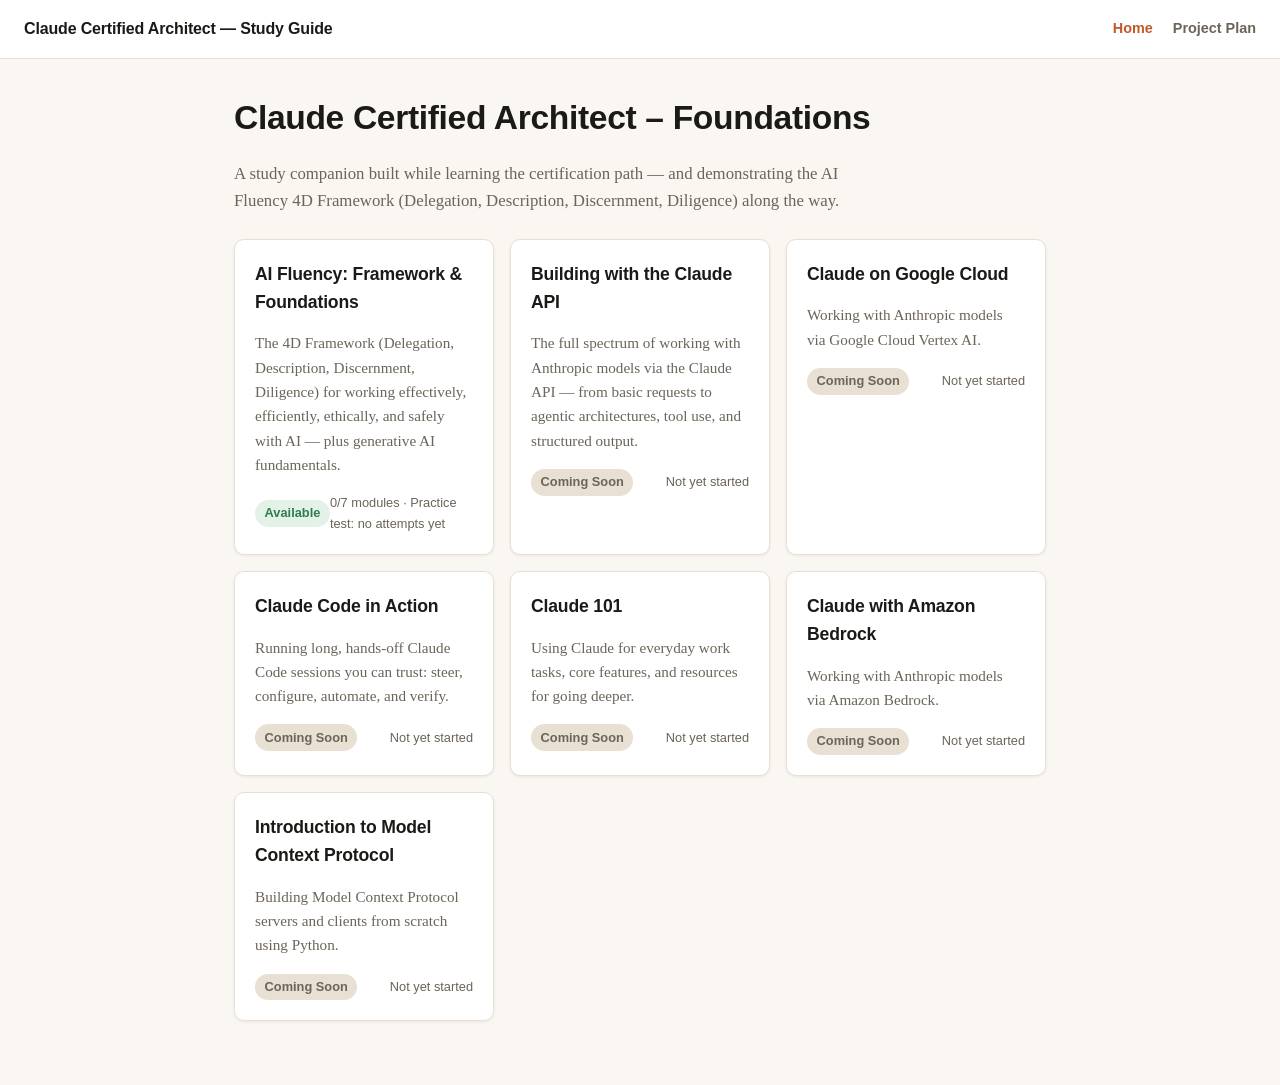
<file: index.html>
<!DOCTYPE html>
<html lang="en">
<head>
  <meta charset="UTF-8">
  <meta name="viewport" content="width=device-width, initial-scale=1.0">
  <title>Claude Certified Architect – Foundations: Study Guide</title>
  <meta name="description" content="A study companion for the Claude Certified Architect – Foundations certification path.">
  <link rel="stylesheet" href="css/style.css">
</head>
<body>
  <div id="nav"></div>
  <main id="app"></main>
  <script src="js/quiz-engine.js"></script>
  <script src="js/progress.js"></script>
  <script src="data/courses.js"></script>
  <script src="js/render.js"></script>
  <script>
    document.getElementById('nav').innerHTML = Render.renderNav('home');
    const progressState = Progress.load(window.localStorage);
    Render.renderCourseMap(COURSES, progressState, document.getElementById('app'));
  </script>
</body>
</html>
</file>
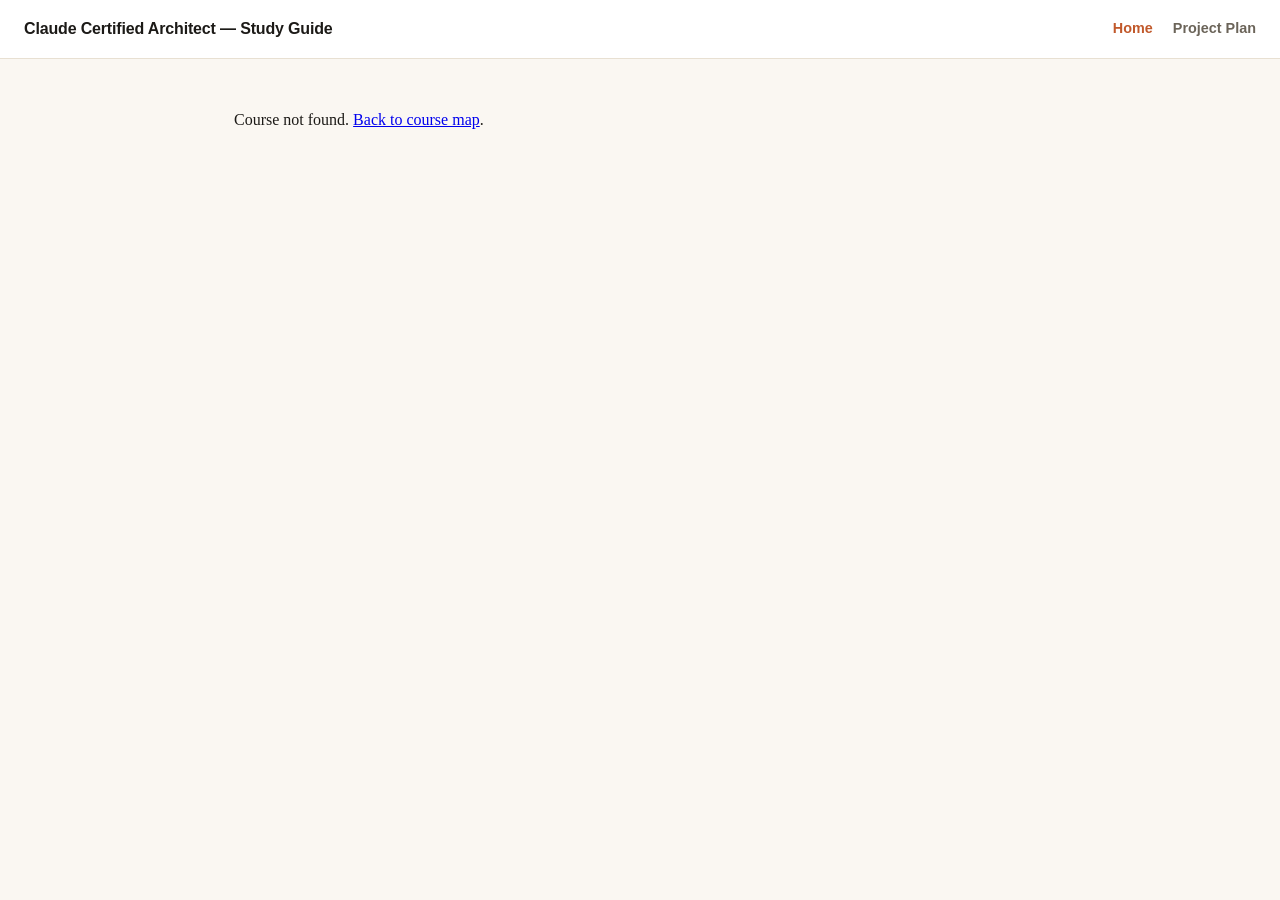
<file: course.html>
<!DOCTYPE html>
<html lang="en">
<head>
  <meta charset="UTF-8">
  <meta name="viewport" content="width=device-width, initial-scale=1.0">
  <title>Course – Claude Certified Architect Study Guide</title>
  <link rel="stylesheet" href="css/style.css">
</head>
<body>
  <div id="nav"></div>
  <main id="app"></main>
  <script src="js/quiz-engine.js"></script>
  <script src="js/progress.js"></script>
  <script src="data/courses.js"></script>
  <script src="data/modules/ai-fluency-foundations.js"></script>
  <script src="js/render.js"></script>
  <script>
    document.getElementById('nav').innerHTML = Render.renderNav('home');
    const courseId = Render.getParam('course');
    const course = COURSES.find((c) => c.id === courseId);
    const app = document.getElementById('app');
    if (!course) {
      app.innerHTML = '<p>Course not found. <a href="index.html">Back to course map</a>.</p>';
    } else {
      const modules = course.id === 'ai-fluency-foundations' ? MODULES_AI_FLUENCY_FOUNDATIONS : [];
      const progressState = Progress.load(window.localStorage);
      Render.renderCoursePage(course, modules, progressState, app);
    }
  </script>
</body>
</html>
</file>
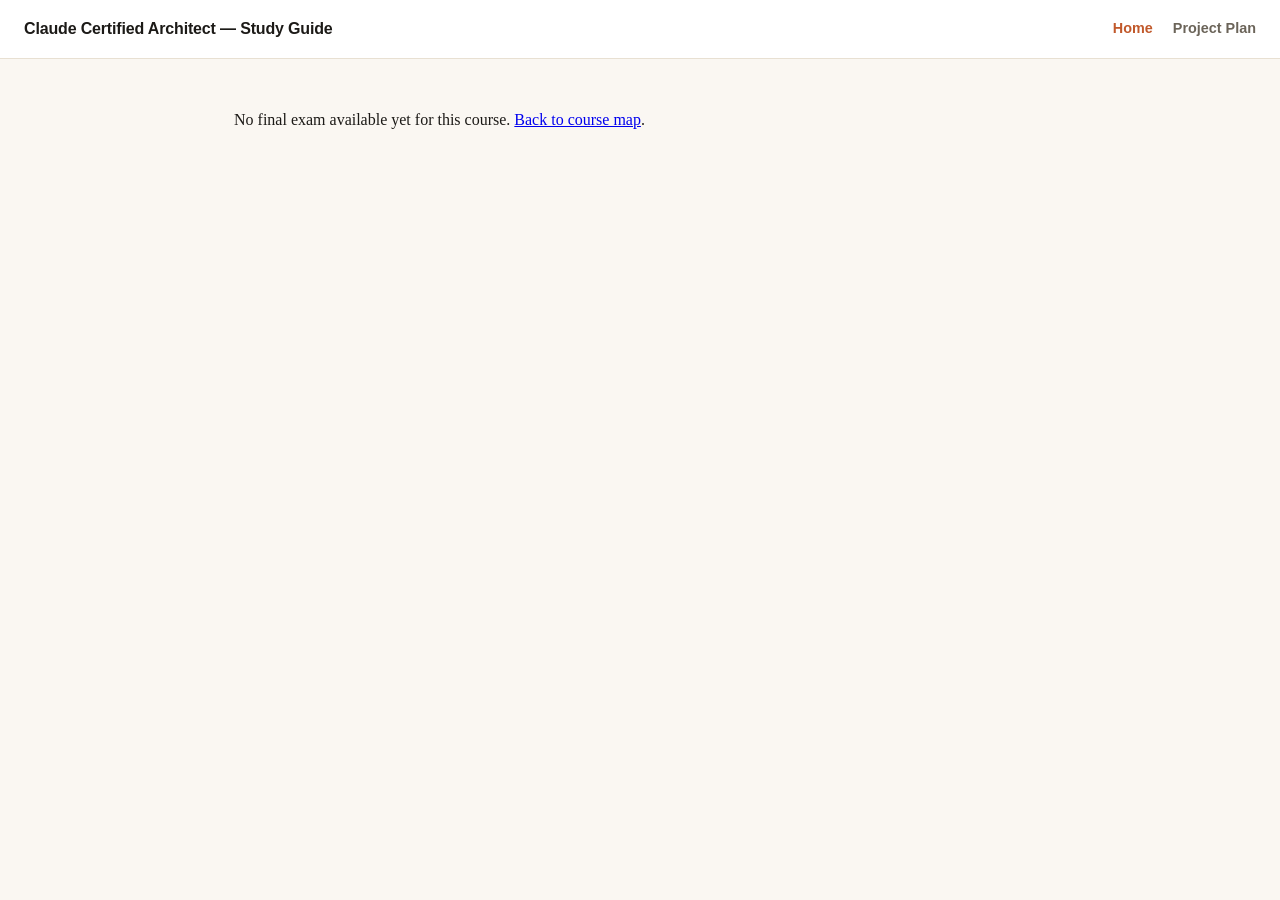
<file: final-exam.html>
<!DOCTYPE html>
<html lang="en">
<head>
  <meta charset="UTF-8">
  <meta name="viewport" content="width=device-width, initial-scale=1.0">
  <title>Final Exam – Claude Certified Architect Study Guide</title>
  <link rel="stylesheet" href="css/style.css">
</head>
<body>
  <div id="nav"></div>
  <main id="app"></main>
  <script src="js/quiz-engine.js"></script>
  <script src="js/sampling.js"></script>
  <script src="js/progress.js"></script>
  <script src="data/courses.js"></script>
  <script src="data/questions/ai-fluency-foundations.js"></script>
  <script src="js/render.js"></script>
  <script>
    document.getElementById('nav').innerHTML = Render.renderNav('home');
    const courseId = Render.getParam('course');
    const course = COURSES.find((c) => c.id === courseId);
    const app = document.getElementById('app');
    const allQuestions = courseId === 'ai-fluency-foundations' ? QUESTIONS_AI_FLUENCY_FOUNDATIONS : [];
    if (!course || allQuestions.length === 0) {
      app.innerHTML = '<p>No final exam available yet for this course. <a href="index.html">Back to course map</a>.</p>';
    } else {
      const sampled = Sampling.sampleByDomain(allQuestions, 6);
      const progressState = Progress.load(window.localStorage);
      Render.renderScoredTest(course, sampled, progressState, app, 'final');
    }
  </script>
</body>
</html>
</file>
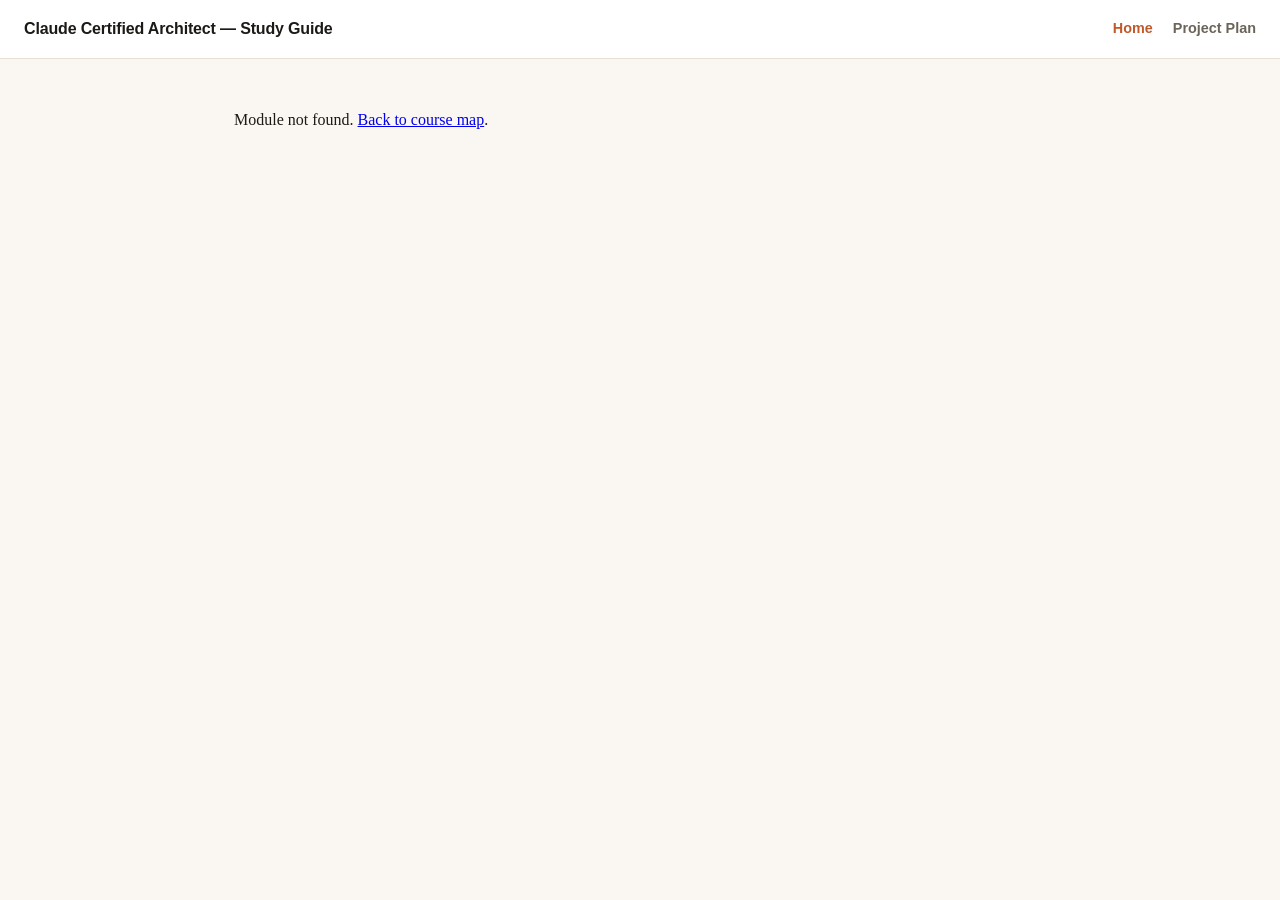
<file: module.html>
<!DOCTYPE html>
<html lang="en">
<head>
  <meta charset="UTF-8">
  <meta name="viewport" content="width=device-width, initial-scale=1.0">
  <title>Module – Claude Certified Architect Study Guide</title>
  <link rel="stylesheet" href="css/style.css">
</head>
<body>
  <div id="nav"></div>
  <main id="app"></main>
  <script src="js/quiz-engine.js"></script>
  <script src="js/sampling.js"></script>
  <script src="js/progress.js"></script>
  <script src="data/courses.js"></script>
  <script src="data/modules/ai-fluency-foundations.js"></script>
  <script src="js/render.js"></script>
  <script>
    document.getElementById('nav').innerHTML = Render.renderNav('home');
    const courseId = Render.getParam('course');
    const moduleId = Render.getParam('module');
    const course = COURSES.find((c) => c.id === courseId);
    const app = document.getElementById('app');
    const allModules = courseId === 'ai-fluency-foundations' ? MODULES_AI_FLUENCY_FOUNDATIONS : [];
    const module = allModules.find((m) => m.id === moduleId);
    if (!course || !module) {
      app.innerHTML = '<p>Module not found. <a href="index.html">Back to course map</a>.</p>';
    } else {
      const progressState = Progress.load(window.localStorage);
      Render.renderModulePage(course, module, progressState, app);
    }
  </script>
</body>
</html>
</file>
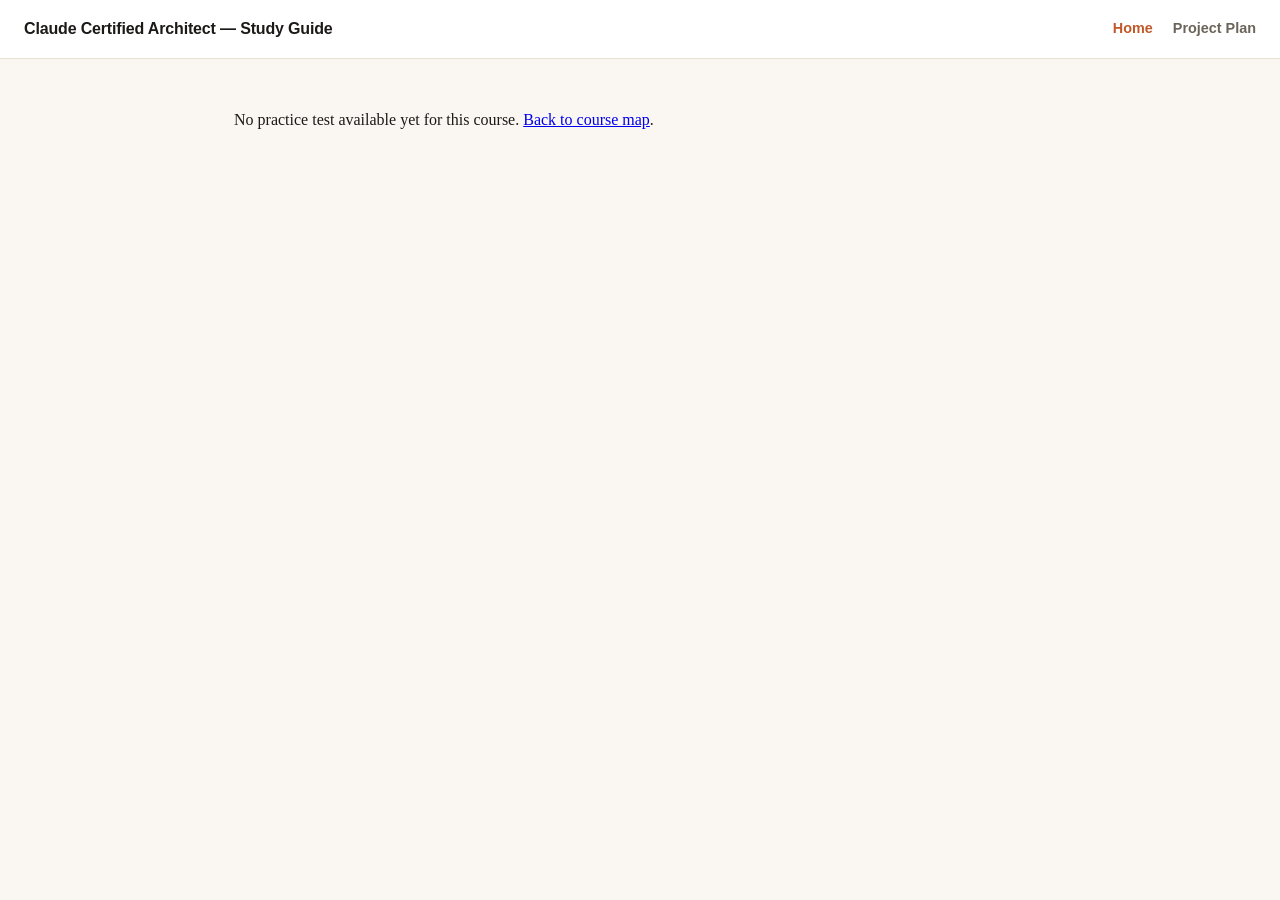
<file: practice-test.html>
<!DOCTYPE html>
<html lang="en">
<head>
  <meta charset="UTF-8">
  <meta name="viewport" content="width=device-width, initial-scale=1.0">
  <title>Practice Test – Claude Certified Architect Study Guide</title>
  <link rel="stylesheet" href="css/style.css">
</head>
<body>
  <div id="nav"></div>
  <main id="app"></main>
  <script src="js/quiz-engine.js"></script>
  <script src="js/sampling.js"></script>
  <script src="js/progress.js"></script>
  <script src="data/courses.js"></script>
  <script src="data/questions/ai-fluency-foundations.js"></script>
  <script src="js/render.js"></script>
  <script>
    document.getElementById('nav').innerHTML = Render.renderNav('home');
    const courseId = Render.getParam('course');
    const course = COURSES.find((c) => c.id === courseId);
    const app = document.getElementById('app');
    const allQuestions = courseId === 'ai-fluency-foundations' ? QUESTIONS_AI_FLUENCY_FOUNDATIONS : [];
    if (!course || allQuestions.length === 0) {
      app.innerHTML = '<p>No practice test available yet for this course. <a href="index.html">Back to course map</a>.</p>';
    } else {
      const sampled = Sampling.sampleByDomain(allQuestions, 3);
      const progressState = Progress.load(window.localStorage);
      Render.renderScoredTest(course, sampled, progressState, app, 'practice');
    }
  </script>
</body>
</html>
</file>
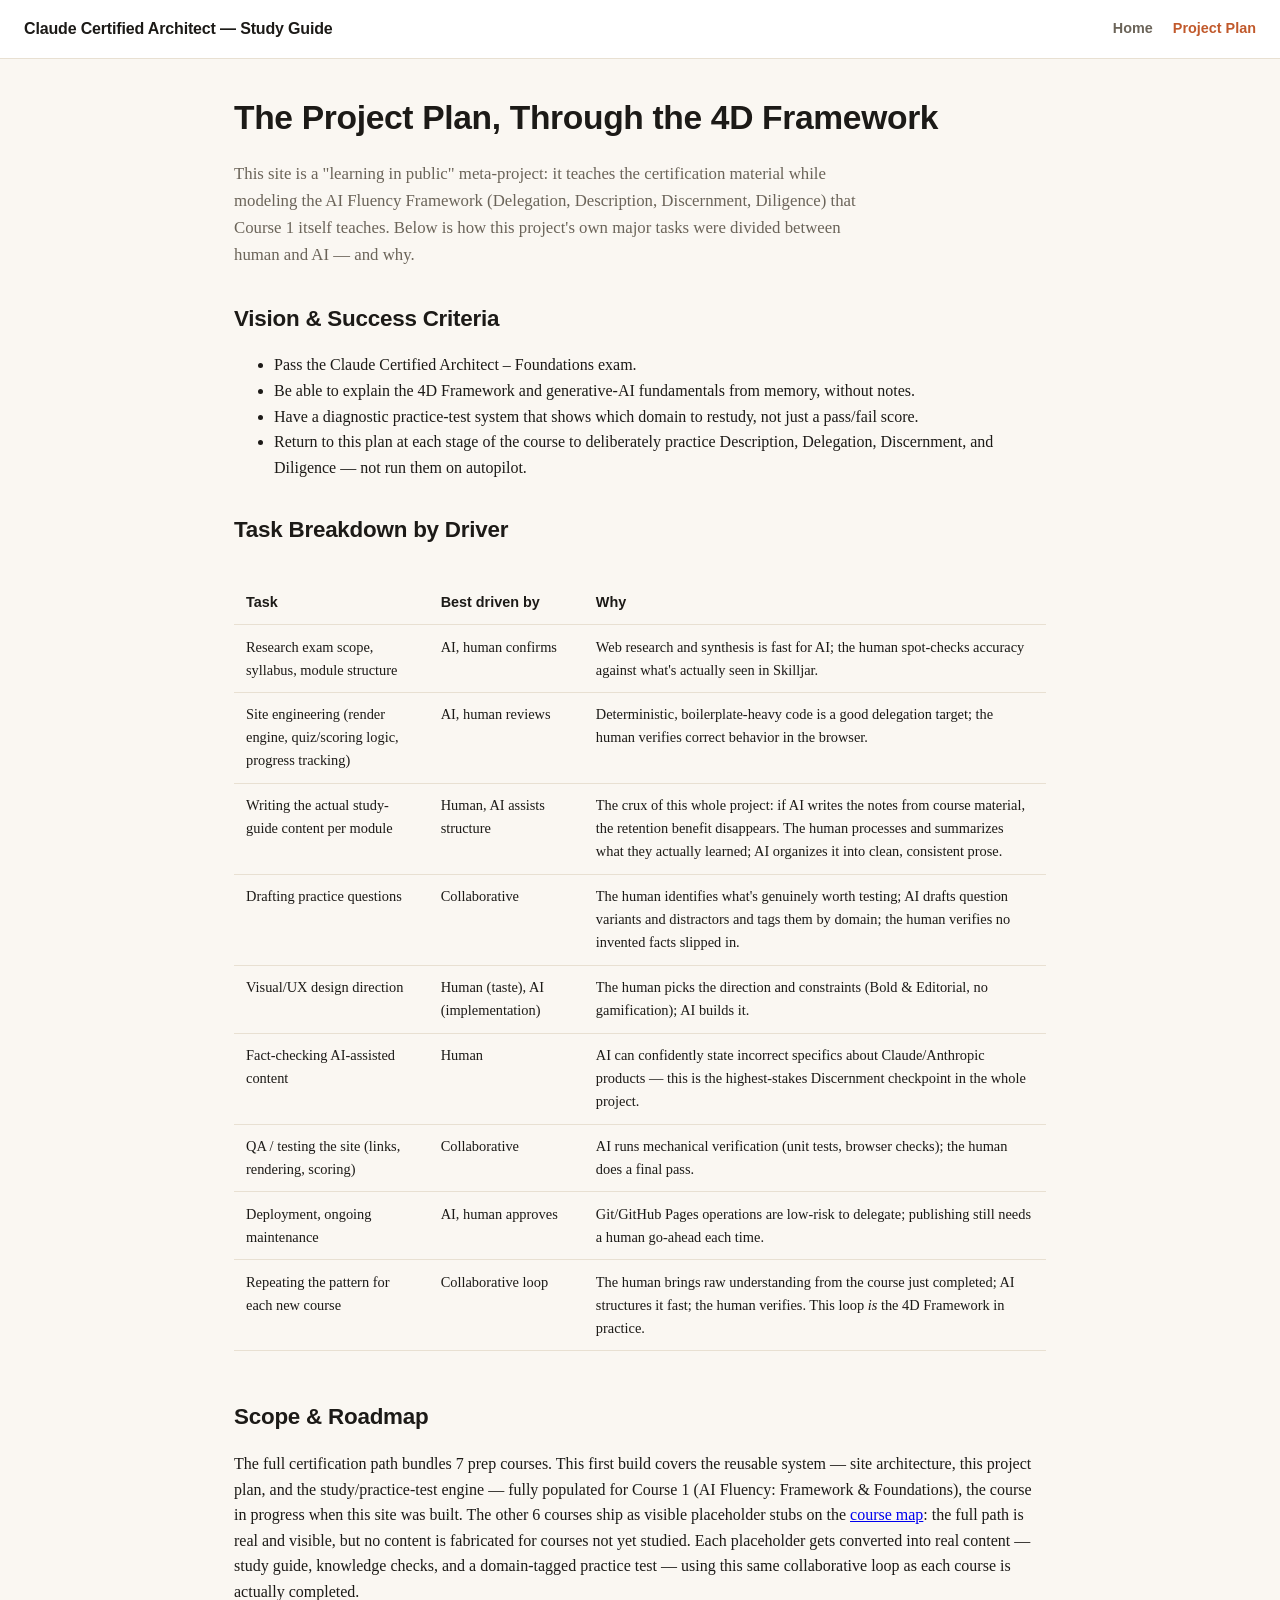
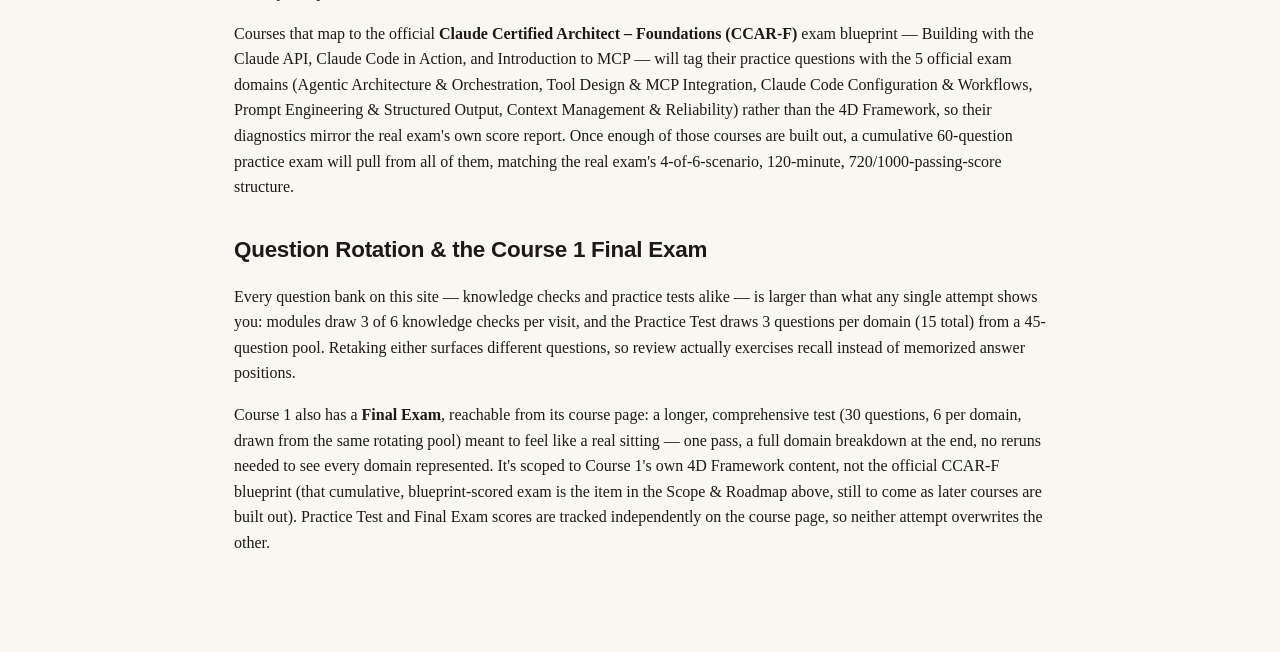
<file: project-plan.html>
<!DOCTYPE html>
<html lang="en">
<head>
  <meta charset="UTF-8">
  <meta name="viewport" content="width=device-width, initial-scale=1.0">
  <title>Project Plan – Claude Certified Architect Study Guide</title>
  <meta name="description" content="This site's own project, broken down through the AI Fluency 4D Framework.">
  <link rel="stylesheet" href="css/style.css">
</head>
<body>
  <div id="nav"></div>
  <main>
    <header class="page-header">
      <h1>The Project Plan, Through the 4D Framework</h1>
      <p class="subtitle">This site is a "learning in public" meta-project: it teaches the certification material while modeling the AI Fluency Framework (Delegation, Description, Discernment, Diligence) that Course 1 itself teaches. Below is how this project's own major tasks were divided between human and AI — and why.</p>
    </header>

    <section class="section">
      <h2>Vision &amp; Success Criteria</h2>
      <ul>
        <li>Pass the Claude Certified Architect – Foundations exam.</li>
        <li>Be able to explain the 4D Framework and generative-AI fundamentals from memory, without notes.</li>
        <li>Have a diagnostic practice-test system that shows which domain to restudy, not just a pass/fail score.</li>
        <li>Return to this plan at each stage of the course to deliberately practice Description, Delegation, Discernment, and Diligence — not run them on autopilot.</li>
      </ul>
    </section>

    <section class="section">
      <h2>Task Breakdown by Driver</h2>
      <div style="overflow-x:auto;">
        <table class="plan-table">
          <thead>
            <tr><th>Task</th><th>Best driven by</th><th>Why</th></tr>
          </thead>
          <tbody>
            <tr>
              <td>Research exam scope, syllabus, module structure</td>
              <td>AI, human confirms</td>
              <td>Web research and synthesis is fast for AI; the human spot-checks accuracy against what's actually seen in Skilljar.</td>
            </tr>
            <tr>
              <td>Site engineering (render engine, quiz/scoring logic, progress tracking)</td>
              <td>AI, human reviews</td>
              <td>Deterministic, boilerplate-heavy code is a good delegation target; the human verifies correct behavior in the browser.</td>
            </tr>
            <tr>
              <td>Writing the actual study-guide content per module</td>
              <td>Human, AI assists structure</td>
              <td>The crux of this whole project: if AI writes the notes from course material, the retention benefit disappears. The human processes and summarizes what they actually learned; AI organizes it into clean, consistent prose.</td>
            </tr>
            <tr>
              <td>Drafting practice questions</td>
              <td>Collaborative</td>
              <td>The human identifies what's genuinely worth testing; AI drafts question variants and distractors and tags them by domain; the human verifies no invented facts slipped in.</td>
            </tr>
            <tr>
              <td>Visual/UX design direction</td>
              <td>Human (taste), AI (implementation)</td>
              <td>The human picks the direction and constraints (Bold &amp; Editorial, no gamification); AI builds it.</td>
            </tr>
            <tr>
              <td>Fact-checking AI-assisted content</td>
              <td>Human</td>
              <td>AI can confidently state incorrect specifics about Claude/Anthropic products — this is the highest-stakes Discernment checkpoint in the whole project.</td>
            </tr>
            <tr>
              <td>QA / testing the site (links, rendering, scoring)</td>
              <td>Collaborative</td>
              <td>AI runs mechanical verification (unit tests, browser checks); the human does a final pass.</td>
            </tr>
            <tr>
              <td>Deployment, ongoing maintenance</td>
              <td>AI, human approves</td>
              <td>Git/GitHub Pages operations are low-risk to delegate; publishing still needs a human go-ahead each time.</td>
            </tr>
            <tr>
              <td>Repeating the pattern for each new course</td>
              <td>Collaborative loop</td>
              <td>The human brings raw understanding from the course just completed; AI structures it fast; the human verifies. This loop <em>is</em> the 4D Framework in practice.</td>
            </tr>
          </tbody>
        </table>
      </div>
    </section>

    <section class="section">
      <h2>Scope &amp; Roadmap</h2>
      <p>The full certification path bundles 7 prep courses. This first build covers the reusable system — site architecture, this project plan, and the study/practice-test engine — fully populated for Course 1 (AI Fluency: Framework &amp; Foundations), the course in progress when this site was built. The other 6 courses ship as visible placeholder stubs on the <a href="index.html">course map</a>: the full path is real and visible, but no content is fabricated for courses not yet studied. Each placeholder gets converted into real content — study guide, knowledge checks, and a domain-tagged practice test — using this same collaborative loop as each course is actually completed.</p>
      <p>Courses that map to the official <strong>Claude Certified Architect – Foundations (CCAR-F)</strong> exam blueprint — Building with the Claude API, Claude Code in Action, and Introduction to MCP — will tag their practice questions with the 5 official exam domains (Agentic Architecture &amp; Orchestration, Tool Design &amp; MCP Integration, Claude Code Configuration &amp; Workflows, Prompt Engineering &amp; Structured Output, Context Management &amp; Reliability) rather than the 4D Framework, so their diagnostics mirror the real exam's own score report. Once enough of those courses are built out, a cumulative 60-question practice exam will pull from all of them, matching the real exam's 4-of-6-scenario, 120-minute, 720/1000-passing-score structure.</p>
    </section>

    <section class="section">
      <h2>Question Rotation &amp; the Course 1 Final Exam</h2>
      <p>Every question bank on this site — knowledge checks and practice tests alike — is larger than what any single attempt shows you: modules draw 3 of 6 knowledge checks per visit, and the Practice Test draws 3 questions per domain (15 total) from a 45-question pool. Retaking either surfaces different questions, so review actually exercises recall instead of memorized answer positions.</p>
      <p>Course 1 also has a <strong>Final Exam</strong>, reachable from its course page: a longer, comprehensive test (30 questions, 6 per domain, drawn from the same rotating pool) meant to feel like a real sitting — one pass, a full domain breakdown at the end, no reruns needed to see every domain represented. It's scoped to Course 1's own 4D Framework content, not the official CCAR-F blueprint (that cumulative, blueprint-scored exam is the item in the Scope &amp; Roadmap above, still to come as later courses are built out). Practice Test and Final Exam scores are tracked independently on the course page, so neither attempt overwrites the other.</p>
    </section>
  </main>
  <script src="js/render.js"></script>
  <script>document.getElementById('nav').innerHTML = Render.renderNav('plan');</script>
</body>
</html>
</file>
<file: css/style.css>
/* Bold & Editorial design system. Warm neutral background, one confident accent
   color, card-based layout, no gamification (no badges/streaks/XP). */

:root {
  --color-bg: #faf7f2;
  --color-surface: #ffffff;
  --color-text: #1c1a17;
  --color-text-muted: #6b6459;
  --color-border: #e8e0d2;
  --color-accent: #c1592b;
  --color-accent-soft: #f5e3d8;
  --color-success: #2f7d4f;
  --color-success-soft: #e3f1e7;
  --color-error: #b3392c;
  --color-error-soft: #fbe6e2;
  --font-headline: -apple-system, BlinkMacSystemFont, 'Segoe UI', Helvetica, Arial, sans-serif;
  --font-body: Georgia, 'Times New Roman', serif;
  --radius: 10px;
  --shadow: 0 1px 3px rgba(28, 26, 23, 0.08);
}

* { box-sizing: border-box; }

body {
  margin: 0;
  background: var(--color-bg);
  color: var(--color-text);
  font-family: var(--font-body);
  line-height: 1.6;
}

h1, h2, h3, .topnav-brand, .button {
  font-family: var(--font-headline);
  font-weight: 700;
  letter-spacing: -0.01em;
}

h1 { font-size: 2.1rem; margin: 0 0 0.5rem; }
h2 { font-size: 1.4rem; margin: 2rem 0 1rem; }
h3 { font-size: 1.1rem; margin: 0 0 0.5rem; }

.subtitle { color: var(--color-text-muted); font-size: 1.05rem; max-width: 640px; }

main { max-width: 860px; margin: 0 auto; padding: 2rem 1.5rem 4rem; }

.topnav {
  display: flex;
  justify-content: space-between;
  align-items: center;
  padding: 1rem 1.5rem;
  border-bottom: 1px solid var(--color-border);
  background: var(--color-surface);
}
.topnav-brand { color: var(--color-text); text-decoration: none; font-size: 1rem; }
.topnav-links { display: flex; gap: 1.25rem; }
.nav-link { color: var(--color-text-muted); text-decoration: none; font-family: var(--font-headline); font-weight: 600; font-size: 0.9rem; }
.nav-link--active, .nav-link:hover { color: var(--color-accent); }

.page-header { margin-bottom: 1.5rem; }

.card-grid {
  display: grid;
  grid-template-columns: repeat(auto-fill, minmax(260px, 1fr));
  gap: 1rem;
}

.card {
  display: block;
  background: var(--color-surface);
  border: 1px solid var(--color-border);
  border-radius: var(--radius);
  padding: 1.25rem;
  text-decoration: none;
  color: inherit;
  box-shadow: var(--shadow);
  transition: transform 0.12s ease, box-shadow 0.12s ease;
}
.card:hover { transform: translateY(-2px); box-shadow: 0 4px 10px rgba(28, 26, 23, 0.10); }

.course-card p { color: var(--color-text-muted); font-size: 0.95rem; }
.course-card-footer { display: flex; justify-content: space-between; align-items: center; margin-top: 1rem; font-family: var(--font-headline); font-size: 0.8rem; }

.status-badge { padding: 0.2rem 0.6rem; border-radius: 999px; font-weight: 700; }
.status-badge--available { background: var(--color-success-soft); color: var(--color-success); }
.status-badge--placeholder { background: var(--color-border); color: var(--color-text-muted); }

.progress-label { color: var(--color-text-muted); }

.section { margin-bottom: 2rem; }

.module-list { display: flex; flex-direction: column; gap: 0.5rem; }
.module-row {
  display: flex;
  align-items: center;
  gap: 0.75rem;
  padding: 0.85rem 1rem;
  background: var(--color-surface);
  border: 1px solid var(--color-border);
  border-radius: var(--radius);
  text-decoration: none;
  color: var(--color-text);
}
.module-row:hover { border-color: var(--color-accent); }
.module-row-status { font-family: var(--font-headline); color: var(--color-accent); width: 1.25rem; }

.button {
  display: inline-block;
  background: var(--color-accent);
  color: #fff;
  padding: 0.7rem 1.4rem;
  border-radius: var(--radius);
  text-decoration: none;
  font-size: 0.95rem;
  border: none;
  cursor: pointer;
}
.button:hover { opacity: 0.92; }
.button--secondary { background: transparent; color: var(--color-accent); border: 1px solid var(--color-accent); }

.external-link { display: inline-block; margin-top: 0.5rem; font-family: var(--font-headline); font-size: 0.85rem; color: var(--color-accent); }

.key-concepts { background: var(--color-accent-soft); border-radius: var(--radius); padding: 1rem 1.25rem; margin: 1rem 0; }
.key-concepts ul { margin: 0.4rem 0 0; padding-left: 1.2rem; }

.question-card {
  background: var(--color-surface);
  border: 1px solid var(--color-border);
  border-radius: var(--radius);
  padding: 1.25rem;
  margin-bottom: 1rem;
}
.question-prompt { font-family: var(--font-headline); font-weight: 700; margin-bottom: 0.75rem; }
.option-list { display: flex; flex-direction: column; gap: 0.5rem; }
.option-button {
  text-align: left;
  padding: 0.6rem 0.9rem;
  border: 1px solid var(--color-border);
  border-radius: 8px;
  background: var(--color-surface);
  cursor: pointer;
  font-family: var(--font-body);
  font-size: 0.95rem;
}
.option-button:hover { border-color: var(--color-accent); }
.option-button--selected { border-color: var(--color-accent); background: var(--color-accent-soft); }
.option-button--correct { background: var(--color-success-soft); border-color: var(--color-success); }
.option-button--incorrect { background: var(--color-error-soft); border-color: var(--color-error); }
.option-button:disabled { cursor: default; }

.explanation { margin-top: 0.75rem; padding: 0.75rem 1rem; background: var(--color-accent-soft); border-radius: 8px; font-size: 0.9rem; }

.domain-breakdown { display: flex; flex-direction: column; gap: 0.6rem; margin: 1rem 0; }
.domain-bar-row { display: grid; grid-template-columns: 200px 1fr 3rem; align-items: center; gap: 0.75rem; font-family: var(--font-headline); font-size: 0.85rem; }
.domain-bar-track { background: var(--color-border); border-radius: 999px; height: 10px; overflow: hidden; }
.domain-bar-fill { display: block; background: var(--color-accent); height: 100%; }

.score-summary { text-align: center; padding: 1.5rem; background: var(--color-surface); border: 1px solid var(--color-border); border-radius: var(--radius); margin-bottom: 1.5rem; }
.score-summary .score-number { font-family: var(--font-headline); font-size: 2.5rem; font-weight: 700; color: var(--color-accent); }

.plan-table { width: 100%; border-collapse: collapse; margin: 1rem 0; }
.plan-table th, .plan-table td { text-align: left; padding: 0.65rem 0.75rem; border-bottom: 1px solid var(--color-border); vertical-align: top; font-size: 0.9rem; }
.plan-table th { font-family: var(--font-headline); }

/* Found during final verification (Task 15): the domain-breakdown bar's fixed
   200px label column left almost no room for the bar itself on narrow screens. */
@media (max-width: 480px) {
  .domain-bar-row { grid-template-columns: 110px 1fr 2.5rem; gap: 0.5rem; font-size: 0.78rem; }
}
</file>
